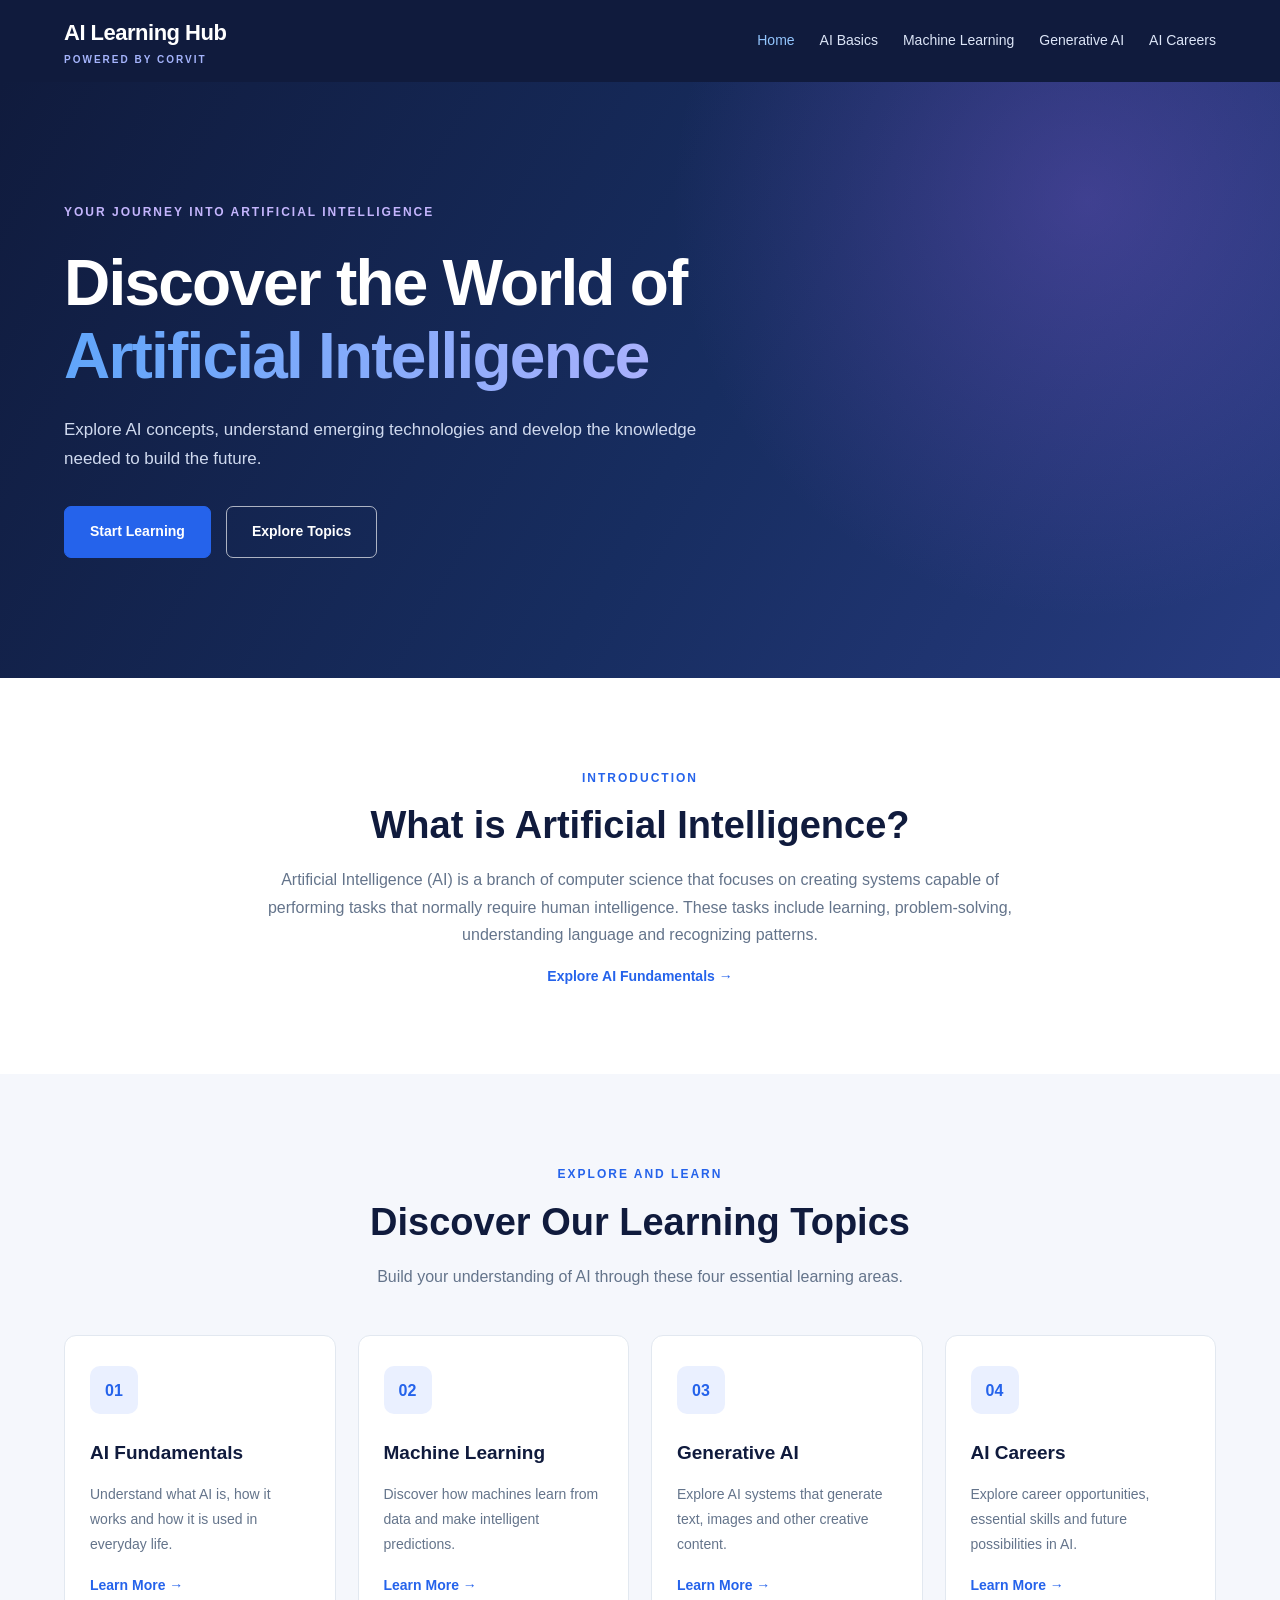
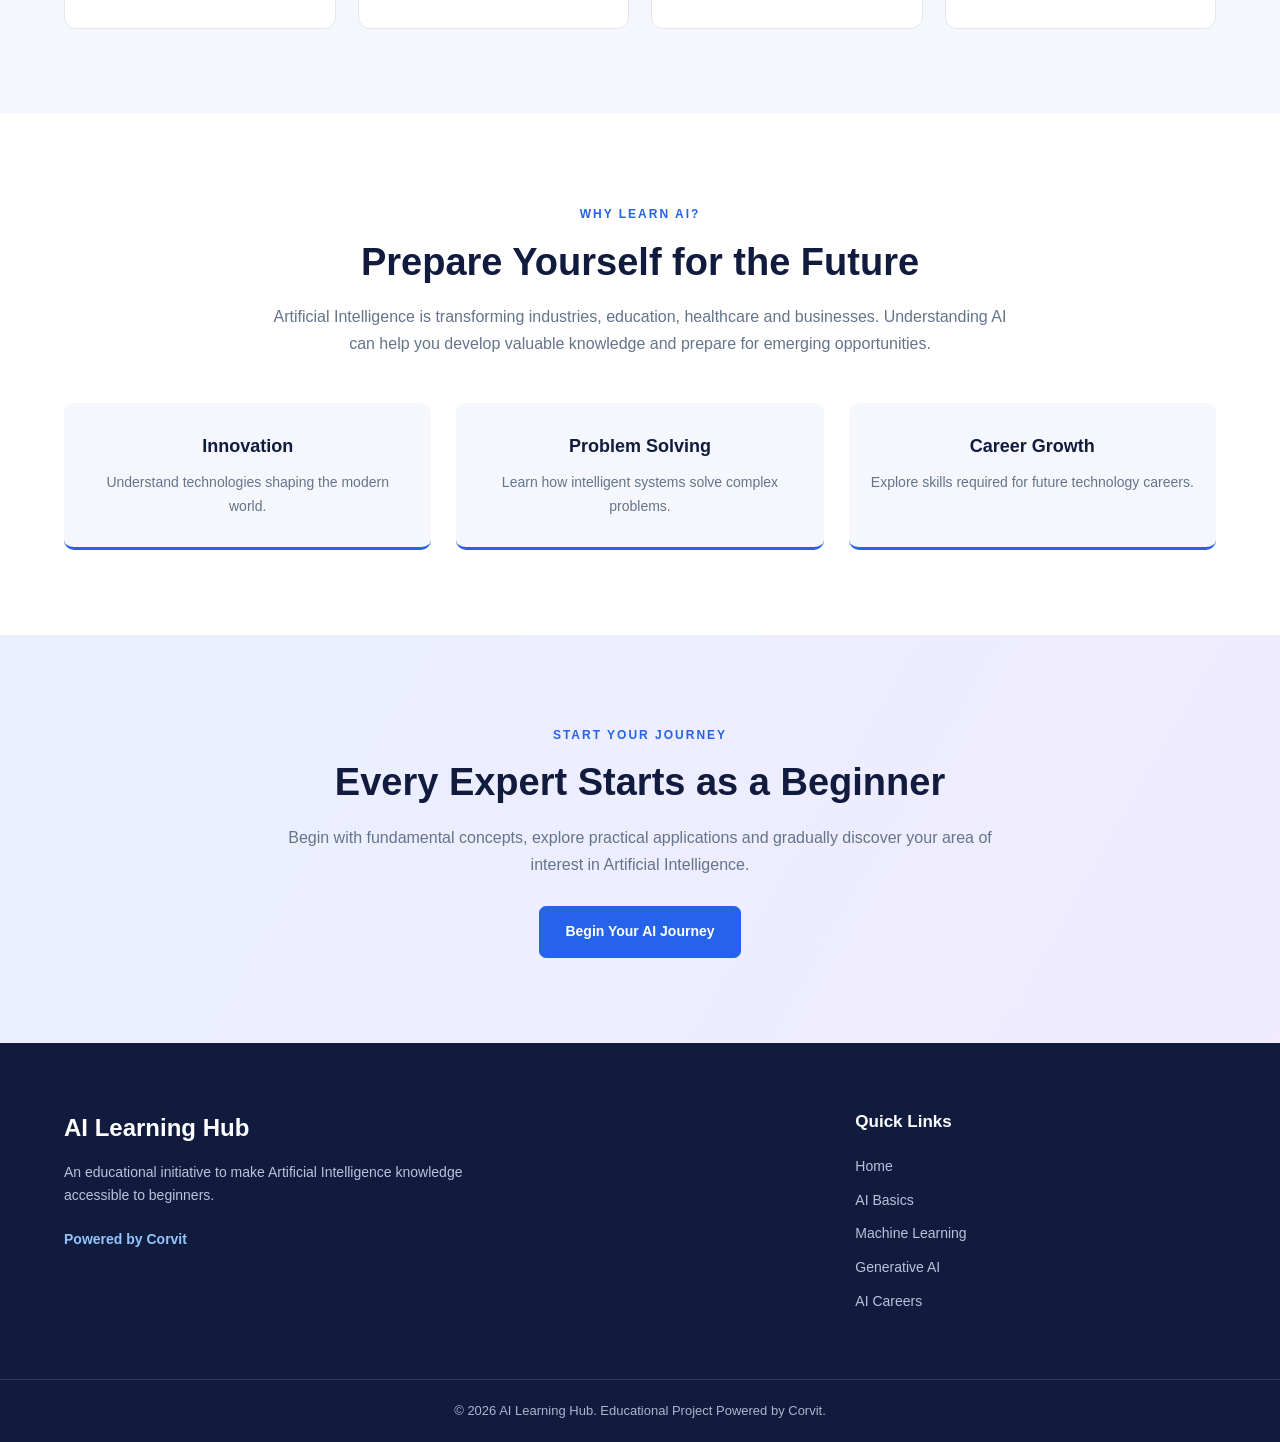
<file: index.html>
<!DOCTYPE html>
<html lang="en">

<head>
    <meta charset="UTF-8">
    <meta name="viewport" content="width=device-width, initial-scale=1.0">

    <meta name="description"
        content="Explore Artificial Intelligence, Machine Learning, Generative AI and future AI careers with AI Learning Hub.">

    <title>AI Learning Hub | Powered by Corvit</title>

    <link rel="stylesheet" href="css/style.css">
    <link rel="stylesheet" href="css/home.css">
</head>

<body>

    <!-- Header -->
    <header class="site-header">
        <div class="container navbar">

            <a href="index.html" class="brand">
                <span class="brand-name">AI Learning Hub</span>
                <span class="brand-tag">POWERED BY CORVIT</span>
            </a>

            <nav class="main-nav" aria-label="Main navigation">
                <a href="index.html" class="active">Home</a>
                <a href="pages/ai-basics.html">AI Basics</a>
                <a href="pages/machine-learning.html">Machine Learning</a>
                <a href="pages/generative-ai.html">Generative AI</a>
                <a href="pages/ai-careers.html">AI Careers</a>
            </nav>

        </div>
    </header>

    <!-- Main Content -->
    <main>

        <!-- Hero Section -->
        <section class="hero">
            <div class="container hero-content">

                <span class="hero-label">
                    YOUR JOURNEY INTO ARTIFICIAL INTELLIGENCE
                </span>

                <h1>
                    Discover the World of
                    <span>Artificial Intelligence</span>
                </h1>

                <p>
                    Explore AI concepts, understand emerging technologies
                    and develop the knowledge needed to build the future.
                </p>

                <div class="hero-buttons">
                    <a href="pages/ai-basics.html" class="btn btn-primary">
                        Start Learning
                    </a>

                    <a href="#learning-topics" class="btn btn-outline">
                        Explore Topics
                    </a>
                </div>

            </div>
        </section>

        <!-- Introduction Section -->
        <section class="introduction section-padding">
            <div class="container intro-content">

                <span class="section-label">INTRODUCTION</span>

                <h2>What is Artificial Intelligence?</h2>

                <p>
                    Artificial Intelligence (AI) is a branch of computer
                    science that focuses on creating systems capable of
                    performing tasks that normally require human intelligence.
                    These tasks include learning, problem-solving,
                    understanding language and recognizing patterns.
                </p>

                <a href="pages/ai-basics.html" class="text-link">
                    Explore AI Fundamentals &rarr;
                </a>

            </div>
        </section>

        <!-- Learning Topics -->
        <section class="learning-topics section-padding" id="learning-topics">

            <div class="container">

                <div class="section-heading">
                    <span class="section-label">EXPLORE AND LEARN</span>
                    <h2>Discover Our Learning Topics</h2>
                    <p>
                        Build your understanding of AI through
                        these four essential learning areas.
                    </p>
                </div>

                <div class="topic-grid">

                    <article class="topic-card">
                        <div class="topic-icon">01</div>
                        <h3>AI Fundamentals</h3>
                        <p>
                            Understand what AI is, how it works
                            and how it is used in everyday life.
                        </p>
                        <a href="pages/ai-basics.html" class="text-link">
                            Learn More &rarr;
                        </a>
                    </article>

                    <article class="topic-card">
                        <div class="topic-icon">02</div>
                        <h3>Machine Learning</h3>
                        <p>
                            Discover how machines learn from data
                            and make intelligent predictions.
                        </p>
                        <a href="pages/machine-learning.html" class="text-link">
                            Learn More &rarr;
                        </a>
                    </article>

                    <article class="topic-card">
                        <div class="topic-icon">03</div>
                        <h3>Generative AI</h3>
                        <p>
                            Explore AI systems that generate text,
                            images and other creative content.
                        </p>
                        <a href="pages/generative-ai.html" class="text-link">
                            Learn More &rarr;
                        </a>
                    </article>

                    <article class="topic-card">
                        <div class="topic-icon">04</div>
                        <h3>AI Careers</h3>
                        <p>
                            Explore career opportunities, essential
                            skills and future possibilities in AI.
                        </p>
                        <a href="pages/ai-careers.html" class="text-link">
                            Learn More &rarr;
                        </a>
                    </article>

                </div>

            </div>
        </section>

        <!-- Why Learn AI -->
        <section class="why-ai section-padding">
            <div class="container why-content">

                <span class="section-label">WHY LEARN AI?</span>

                <h2>Prepare Yourself for the Future</h2>

                <p>
                    Artificial Intelligence is transforming industries,
                    education, healthcare and businesses. Understanding
                    AI can help you develop valuable knowledge and prepare
                    for emerging opportunities.
                </p>

                <div class="benefits-grid">

                    <div class="benefit-item">
                        <h3>Innovation</h3>
                        <p>Understand technologies shaping the modern world.</p>
                    </div>

                    <div class="benefit-item">
                        <h3>Problem Solving</h3>
                        <p>Learn how intelligent systems solve complex problems.</p>
                    </div>

                    <div class="benefit-item">
                        <h3>Career Growth</h3>
                        <p>Explore skills required for future technology careers.</p>
                    </div>

                </div>

            </div>
        </section>

        <!-- Learning Journey -->
        <section class="learning-journey section-padding">
            <div class="container journey-content">

                <span class="section-label">START YOUR JOURNEY</span>

                <h2>Every Expert Starts as a Beginner</h2>

                <p>
                    Begin with fundamental concepts, explore practical
                    applications and gradually discover your area of interest
                    in Artificial Intelligence.
                </p>

                <a href="pages/ai-basics.html" class="btn btn-primary">
                    Begin Your AI Journey
                </a>

            </div>
        </section>

    </main>

    <!-- Footer -->
    <footer class="site-footer">

        <div class="container footer-content">

            <div class="footer-about">
                <h2>AI Learning Hub</h2>
                <p>
                    An educational initiative to make Artificial Intelligence
                    knowledge accessible to beginners.
                </p>
                <span class="corvit-brand">Powered by Corvit</span>
            </div>

            <div class="footer-links">
                <h3>Quick Links</h3>
                <a href="index.html">Home</a>
                <a href="pages/ai-basics.html">AI Basics</a>
                <a href="pages/machine-learning.html">Machine Learning</a>
                <a href="pages/generative-ai.html">Generative AI</a>
                <a href="pages/ai-careers.html">AI Careers</a>
            </div>

        </div>

        <div class="footer-bottom">
            <p>
                &copy; 2026 AI Learning Hub. Educational Project
                Powered by Corvit.
            </p>
        </div>

    </footer>

</body>
</html>
</file>
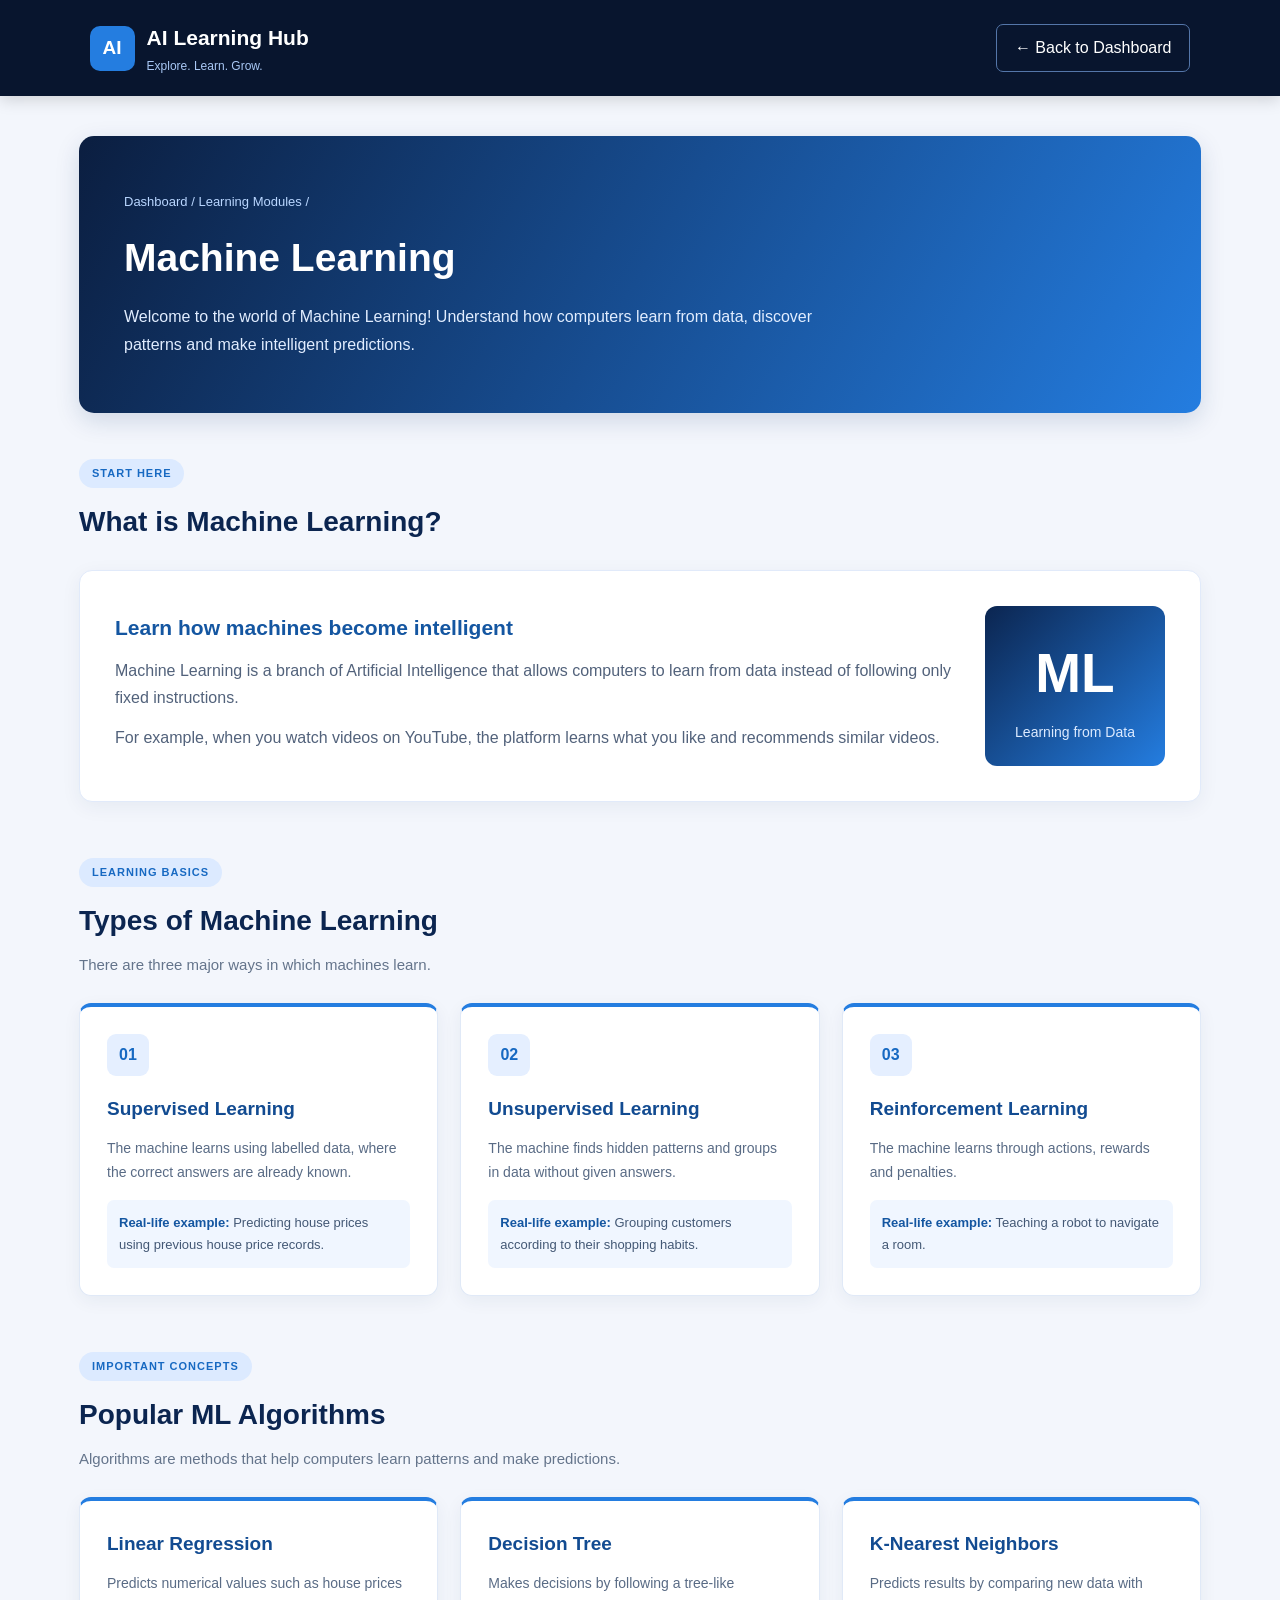
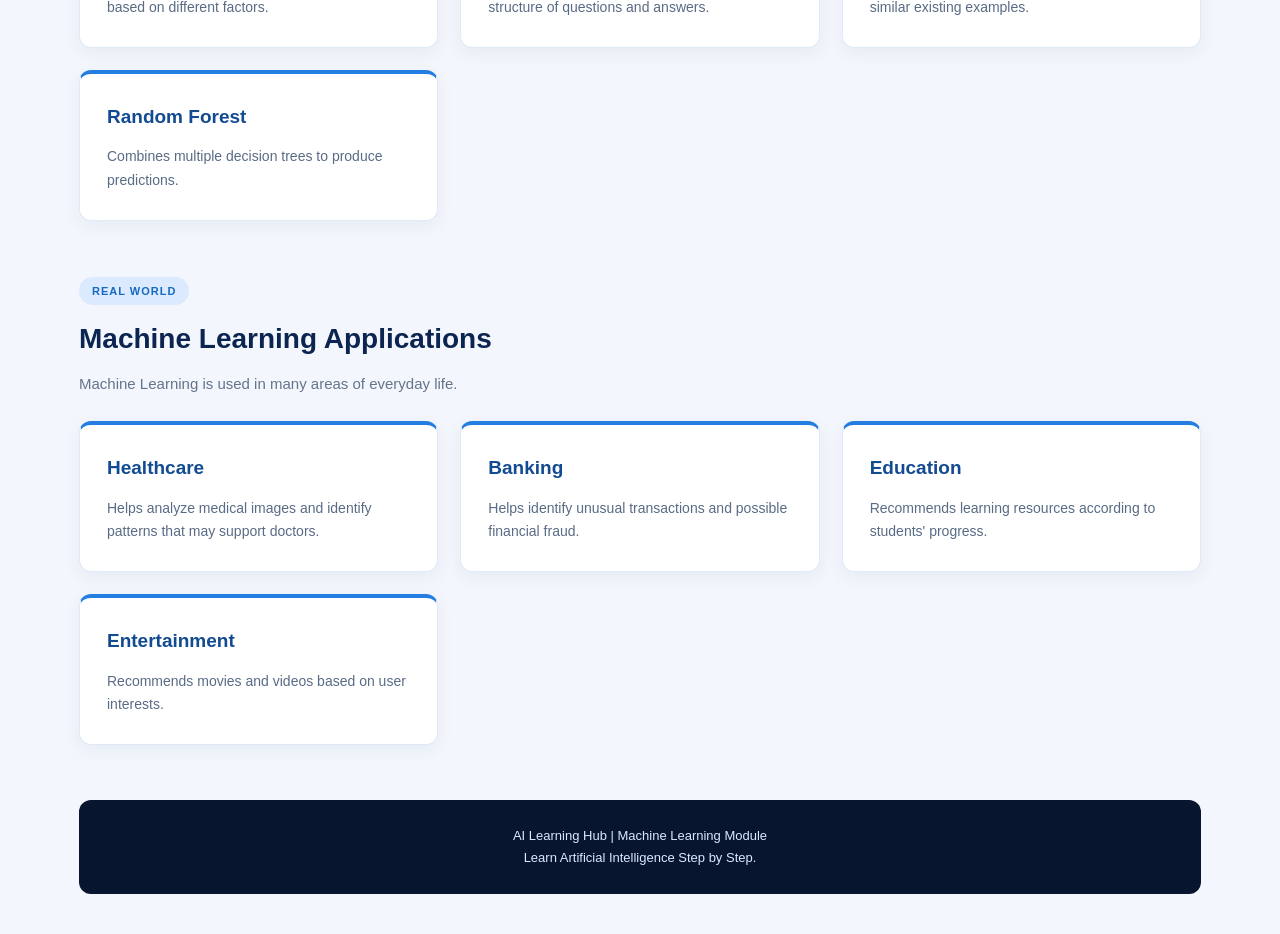
<file: AI_Learning_Hub/AI-/index.html>
<!DOCTYPE html>
<html lang="en">

<head>
    <meta charset="UTF-8">
    <meta name="viewport" content="width=device-width, initial-scale=1.0">

    <title>Machine Learning | AI Learning Hub</title>

    <link rel="stylesheet" href="css/style.css">
</head>

<body>

    <!-- Header -->
    <header class="top-header">
        <div class="brand">
            <span class="brand-icon">AI</span>
            <div>
                <h2>AI Learning Hub</h2>
                <p>Explore. Learn. Grow.</p>
            </div>
        </div>

        <a href="../index.html" class="back-btn">
            ← Back to Dashboard
        </a>
    </header>


    <!-- Main Content -->
    <main class="main-content">

        <!-- Page Heading -->
        <div class="page-heading">
            <p class="breadcrumb">Dashboard / Learning Modules /</p>

            <h1>Machine Learning</h1>

            <p>
                Welcome to the world of Machine Learning!
                Understand how computers learn from data,
                discover patterns and make intelligent predictions.
            </p>
        </div>


        <!-- Introduction -->
        <section class="content-section">

            <div class="section-heading">
                <span class="section-tag">START HERE</span>
                <h2>What is Machine Learning?</h2>
            </div>

            <div class="intro-box">

                <div class="intro-text">
                    <h3>Learn how machines become intelligent</h3>

                    <p>
                        Machine Learning is a branch of Artificial
                        Intelligence that allows computers to learn
                        from data instead of following only fixed
                        instructions.
                    </p>

                    <p>
                        For example, when you watch videos on YouTube,
                        the platform learns what you like and
                        recommends similar videos.
                    </p>
                </div>

                <div class="intro-highlight">
                    <h2>ML</h2>
                    <p>Learning from Data</p>
                </div>

            </div>

        </section>


        <!-- Learning Types -->
        <section class="content-section">

            <div class="section-heading">
                <span class="section-tag">LEARNING BASICS</span>
                <h2>Types of Machine Learning</h2>

                <p>
                    There are three major ways in which machines learn.
                </p>
            </div>

            <div class="cards">

                <div class="card">
                    <div class="card-icon">01</div>
                    <h3>Supervised Learning</h3>

                    <p>
                        The machine learns using labelled data,
                        where the correct answers are already known.
                    </p>

                    <div class="example">
                        <strong>Real-life example:</strong>
                        Predicting house prices using previous
                        house price records.
                    </div>
                </div>


                <div class="card">
                    <div class="card-icon">02</div>
                    <h3>Unsupervised Learning</h3>

                    <p>
                        The machine finds hidden patterns and
                        groups in data without given answers.
                    </p>

                    <div class="example">
                        <strong>Real-life example:</strong>
                        Grouping customers according to their
                        shopping habits.
                    </div>
                </div>


                <div class="card">
                    <div class="card-icon">03</div>
                    <h3>Reinforcement Learning</h3>

                    <p>
                        The machine learns through actions,
                        rewards and penalties.
                    </p>

                    <div class="example">
                        <strong>Real-life example:</strong>
                        Teaching a robot to navigate a room.
                    </div>
                </div>

            </div>

        </section>


        <!-- Algorithms -->
        <section class="content-section">

            <div class="section-heading">
                <span class="section-tag">IMPORTANT CONCEPTS</span>
                <h2>Popular ML Algorithms</h2>

                <p>
                    Algorithms are methods that help computers
                    learn patterns and make predictions.
                </p>
            </div>

            <div class="cards">

                <div class="card">
                    <h3>Linear Regression</h3>
                    <p>
                        Predicts numerical values such as house
                        prices based on different factors.
                    </p>
                </div>

                <div class="card">
                    <h3>Decision Tree</h3>
                    <p>
                        Makes decisions by following a tree-like
                        structure of questions and answers.
                    </p>
                </div>

                <div class="card">
                    <h3>K-Nearest Neighbors</h3>
                    <p>
                        Predicts results by comparing new data
                        with similar existing examples.
                    </p>
                </div>

                <div class="card">
                    <h3>Random Forest</h3>
                    <p>
                        Combines multiple decision trees to
                        produce predictions.
                    </p>
                </div>

            </div>

        </section>


        <!-- Applications -->
        <section class="content-section">

            <div class="section-heading">
                <span class="section-tag">REAL WORLD</span>
                <h2>Machine Learning Applications</h2>

                <p>
                    Machine Learning is used in many areas
                    of everyday life.
                </p>
            </div>

            <div class="cards">

                <div class="card">
                    <h3>Healthcare</h3>
                    <p>
                        Helps analyze medical images and identify
                        patterns that may support doctors.
                    </p>
                </div>

                <div class="card">
                    <h3>Banking</h3>
                    <p>
                        Helps identify unusual transactions
                        and possible financial fraud.
                    </p>
                </div>

                <div class="card">
                    <h3>Education</h3>
                    <p>
                        Recommends learning resources according
                        to students' progress.
                    </p>
                </div>

                <div class="card">
                    <h3>Entertainment</h3>
                    <p>
                        Recommends movies and videos based
                        on user interests.
                    </p>
                </div>

            </div>

        </section>


        <!-- Footer -->
        <footer>
            <p>AI Learning Hub | Machine Learning Module</p>
            <p>Learn Artificial Intelligence Step by Step.</p>
        </footer>

    </main>

</body>
</html>
</file>
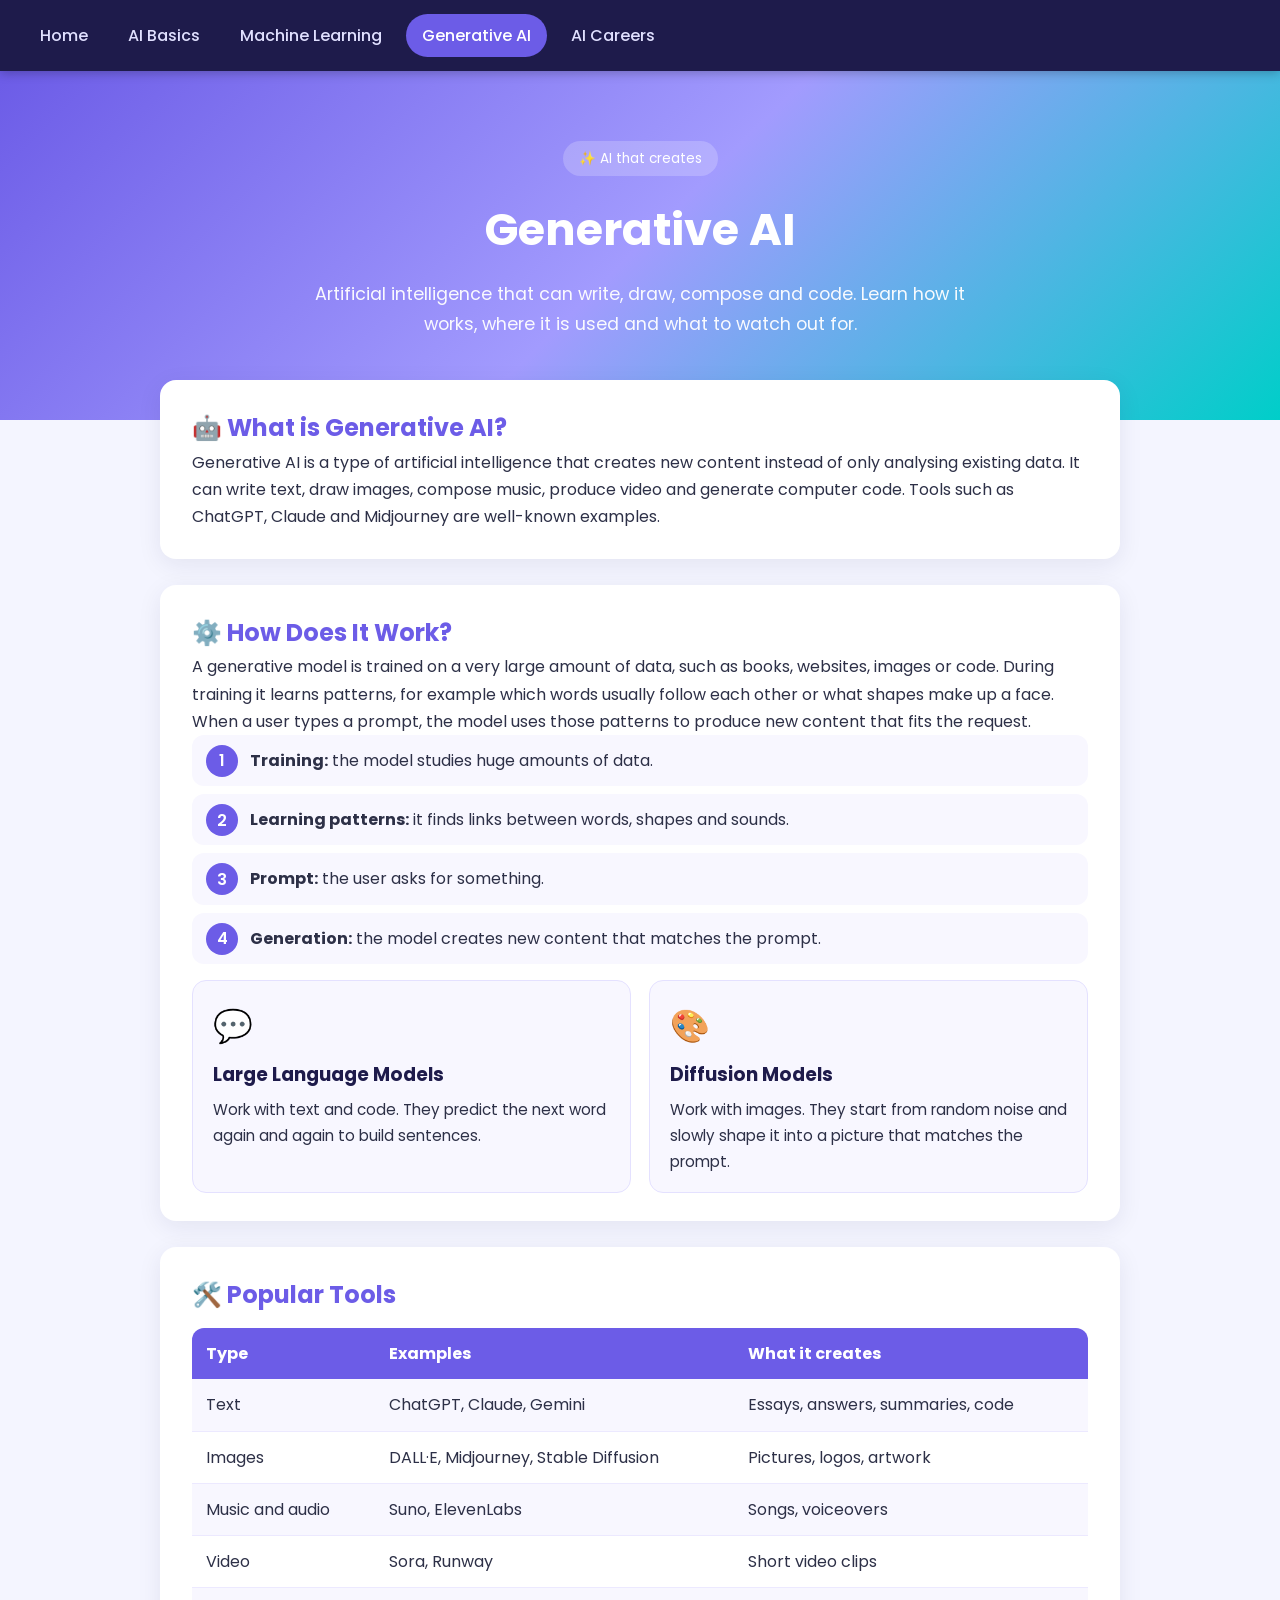
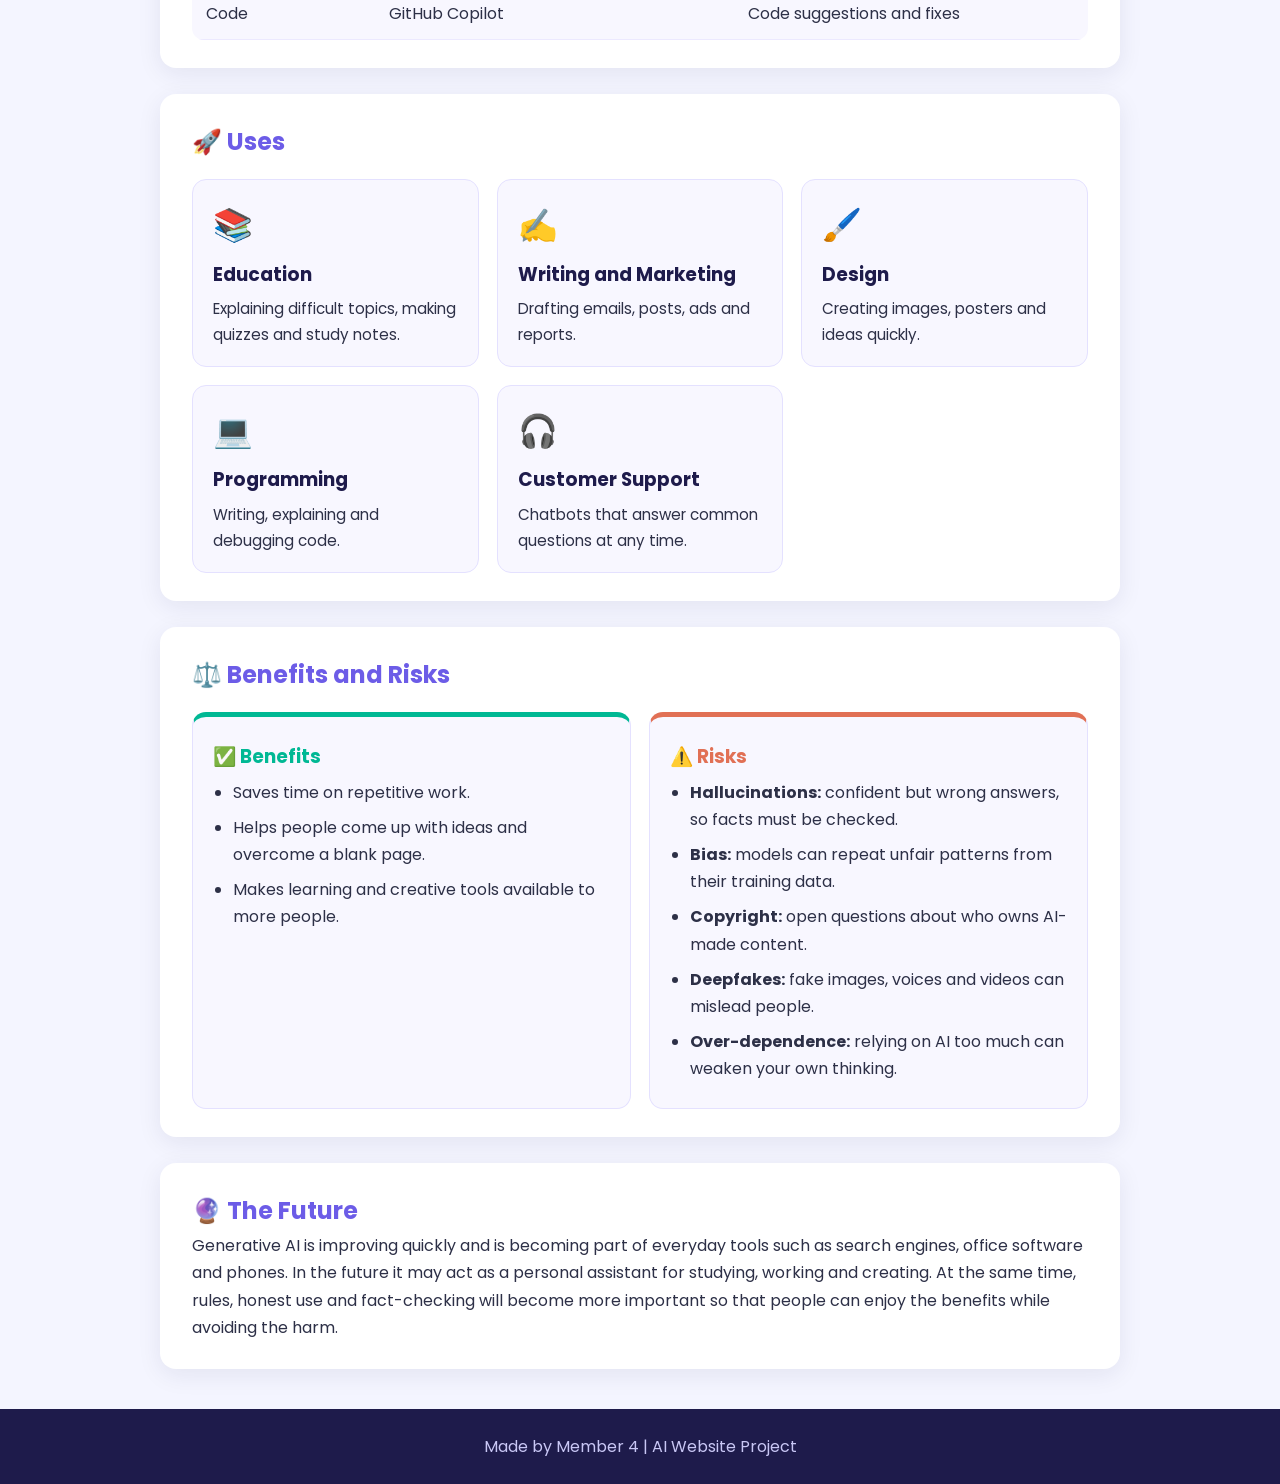
<file: generative-ai.html>
<!DOCTYPE html>
<html lang="en">
<head>
  <meta charset="UTF-8">
  <meta name="viewport" content="width=device-width, initial-scale=1.0">
  <title>Generative AI</title>
  <link rel="preconnect" href="https://fonts.googleapis.com">
  <link href="https://fonts.googleapis.com/css2?family=Poppins:wght@400;500;600;700&display=swap" rel="stylesheet">
  <link rel="stylesheet" href="css/style.css">
  <style>
    :root {
      --primary: #6c5ce7;
      --secondary: #00cec9;
      --dark: #1e1b4b;
      --text: #2d3047;
      --bg: #f4f5ff;
      --card: #ffffff;
    }
    * { box-sizing: border-box; }
    body {
      margin: 0;
      font-family: 'Poppins', Arial, sans-serif;
      line-height: 1.7;
      color: var(--text);
      background: var(--bg);
    }

    /* Navbar */
    nav {
      position: sticky; top: 0; z-index: 10;
      background: var(--dark);
      padding: 14px 24px;
      display: flex; flex-wrap: wrap; gap: 8px;
      box-shadow: 0 2px 10px rgba(0,0,0,0.25);
    }
    nav a {
      color: #e0e0ff; text-decoration: none; font-weight: 500;
      padding: 8px 16px; border-radius: 999px; transition: 0.25s;
    }
    nav a:hover { background: rgba(255,255,255,0.12); color: #fff; }
    nav a.active { background: var(--primary); color: #fff; }

    /* Hero */
    .hero {
      background: linear-gradient(135deg, #6c5ce7 0%, #a29bfe 50%, #00cec9 100%);
      color: #fff; text-align: center; padding: 70px 20px 80px;
    }
    .hero h1 { margin: 0 0 12px; font-size: 2.8rem; font-weight: 700; }
    .hero p { margin: 0 auto; max-width: 650px; font-size: 1.1rem; opacity: 0.95; }
    .badge {
      display: inline-block; background: rgba(255,255,255,0.2);
      padding: 6px 16px; border-radius: 999px; font-size: 0.85rem; margin-bottom: 16px;
    }

    /* Layout */
    main { max-width: 1000px; margin: -40px auto 40px; padding: 0 20px; }
    section {
      background: var(--card); padding: 28px 32px; margin-bottom: 26px;
      border-radius: 16px; box-shadow: 0 6px 24px rgba(30,27,75,0.08);
    }
    h2 { margin-top: 0; color: var(--primary); font-size: 1.5rem; }
    h3 { margin-bottom: 8px; }
    ul { padding-left: 20px; }
    li { margin-bottom: 8px; }

    /* Model cards */
    .grid { display: grid; grid-template-columns: repeat(auto-fit, minmax(240px, 1fr)); gap: 18px; margin-top: 16px; }
    .card {
      background: #f8f7ff; border: 1px solid #e4e1ff; border-radius: 14px;
      padding: 18px 20px; transition: 0.25s;
    }
    .card:hover { transform: translateY(-5px); box-shadow: 0 10px 22px rgba(108,92,231,0.18); }
    .card .icon { font-size: 2rem; }
    .card h3 { margin: 6px 0; color: var(--dark); }
    .card p { margin: 0; font-size: 0.95rem; }

    /* Benefits and risks */
    .good { border-top: 5px solid #00b894; }
    .bad { border-top: 5px solid #e17055; }
    .good h3 { color: #00b894; }
    .bad h3 { color: #e17055; }

    /* Steps */
    .steps { counter-reset: step; list-style: none; padding: 0; }
    .steps li {
      counter-increment: step; position: relative;
      padding: 12px 16px 12px 58px; background: #f8f7ff; border-radius: 12px;
    }
    .steps li::before {
      content: counter(step); position: absolute; left: 14px; top: 10px;
      width: 32px; height: 32px; border-radius: 50%;
      background: var(--primary); color: #fff; font-weight: 600;
      display: flex; align-items: center; justify-content: center;
    }

    /* Table */
    .table-wrap { overflow-x: auto; }
    table { width: 100%; border-collapse: collapse; margin-top: 12px; border-radius: 12px; overflow: hidden; }
    th { background: var(--primary); color: #fff; text-align: left; padding: 12px 14px; }
    td { padding: 12px 14px; border-bottom: 1px solid #ece9ff; }
    tr:nth-child(even) td { background: #f8f7ff; }
    tr:hover td { background: #eeebff; }

    /* Footer */
    footer {
      background: var(--dark); color: #c9c7f5; text-align: center; padding: 24px 20px;
    }
    footer p { margin: 0; }

    @media (max-width: 600px) {
      .hero h1 { font-size: 2rem; }
      section { padding: 22px 18px; }
    }
  </style>
</head>
<body>

  <nav>
    <a href="index.html">Home</a>
    <a href="ai-basics.html">AI Basics</a>
    <a href="machine-learning.html">Machine Learning</a>
    <a href="generative-ai.html" class="active">Generative AI</a>
    <a href="ai-careers.html">AI Careers</a>
  </nav>

  <header class="hero">
    <span class="badge">✨ AI that creates</span>
    <h1>Generative AI</h1>
    <p>Artificial intelligence that can write, draw, compose and code. Learn how it works, where it is used and what to watch out for.</p>
  </header>

  <main>

    <section>
      <h2>🤖 What is Generative AI?</h2>
      <p>
        Generative AI is a type of artificial intelligence that creates new content
        instead of only analysing existing data. It can write text, draw images,
        compose music, produce video and generate computer code. Tools such as
        ChatGPT, Claude and Midjourney are well-known examples.
      </p>
    </section>

    <section>
      <h2>⚙️ How Does It Work?</h2>
      <p>
        A generative model is trained on a very large amount of data, such as books,
        websites, images or code. During training it learns patterns, for example
        which words usually follow each other or what shapes make up a face. When a
        user types a prompt, the model uses those patterns to produce new content
        that fits the request.
      </p>

      <ol class="steps">
        <li><strong>Training:</strong> the model studies huge amounts of data.</li>
        <li><strong>Learning patterns:</strong> it finds links between words, shapes and sounds.</li>
        <li><strong>Prompt:</strong> the user asks for something.</li>
        <li><strong>Generation:</strong> the model creates new content that matches the prompt.</li>
      </ol>

      <div class="grid">
        <div class="card">
          <div class="icon">💬</div>
          <h3>Large Language Models</h3>
          <p>Work with text and code. They predict the next word again and again to build sentences.</p>
        </div>
        <div class="card">
          <div class="icon">🎨</div>
          <h3>Diffusion Models</h3>
          <p>Work with images. They start from random noise and slowly shape it into a picture that matches the prompt.</p>
        </div>
      </div>
    </section>

    <section>
      <h2>🛠️ Popular Tools</h2>
      <div class="table-wrap">
        <table>
          <tr>
            <th>Type</th>
            <th>Examples</th>
            <th>What it creates</th>
          </tr>
          <tr>
            <td>Text</td>
            <td>ChatGPT, Claude, Gemini</td>
            <td>Essays, answers, summaries, code</td>
          </tr>
          <tr>
            <td>Images</td>
            <td>DALL·E, Midjourney, Stable Diffusion</td>
            <td>Pictures, logos, artwork</td>
          </tr>
          <tr>
            <td>Music and audio</td>
            <td>Suno, ElevenLabs</td>
            <td>Songs, voiceovers</td>
          </tr>
          <tr>
            <td>Video</td>
            <td>Sora, Runway</td>
            <td>Short video clips</td>
          </tr>
          <tr>
            <td>Code</td>
            <td>GitHub Copilot</td>
            <td>Code suggestions and fixes</td>
          </tr>
        </table>
      </div>
    </section>

    <section>
      <h2>🚀 Uses</h2>
      <div class="grid">
        <div class="card">
          <div class="icon">📚</div>
          <h3>Education</h3>
          <p>Explaining difficult topics, making quizzes and study notes.</p>
        </div>
        <div class="card">
          <div class="icon">✍️</div>
          <h3>Writing and Marketing</h3>
          <p>Drafting emails, posts, ads and reports.</p>
        </div>
        <div class="card">
          <div class="icon">🖌️</div>
          <h3>Design</h3>
          <p>Creating images, posters and ideas quickly.</p>
        </div>
        <div class="card">
          <div class="icon">💻</div>
          <h3>Programming</h3>
          <p>Writing, explaining and debugging code.</p>
        </div>
        <div class="card">
          <div class="icon">🎧</div>
          <h3>Customer Support</h3>
          <p>Chatbots that answer common questions at any time.</p>
        </div>
      </div>
    </section>

    <section>
      <h2>⚖️ Benefits and Risks</h2>
      <div class="grid">
        <div class="card good">
          <h3>✅ Benefits</h3>
          <ul>
            <li>Saves time on repetitive work.</li>
            <li>Helps people come up with ideas and overcome a blank page.</li>
            <li>Makes learning and creative tools available to more people.</li>
          </ul>
        </div>
        <div class="card bad">
          <h3>⚠️ Risks</h3>
          <ul>
            <li><strong>Hallucinations:</strong> confident but wrong answers, so facts must be checked.</li>
            <li><strong>Bias:</strong> models can repeat unfair patterns from their training data.</li>
            <li><strong>Copyright:</strong> open questions about who owns AI-made content.</li>
            <li><strong>Deepfakes:</strong> fake images, voices and videos can mislead people.</li>
            <li><strong>Over-dependence:</strong> relying on AI too much can weaken your own thinking.</li>
          </ul>
        </div>
      </div>
    </section>

    <section>
      <h2>🔮 The Future</h2>
      <p>
        Generative AI is improving quickly and is becoming part of everyday tools
        such as search engines, office software and phones. In the future it may act
        as a personal assistant for studying, working and creating. At the same time,
        rules, honest use and fact-checking will become more important so that people
        can enjoy the benefits while avoiding the harm.
      </p>
    </section>

  </main>

  <footer>
    <p>Made by Member 4 | AI Website Project</p>
  </footer>

</body>
</html>
</file>
<file: css/style.css>
/* =========================================
   AI LEARNING HUB
   Common Website Styles
   Powered by Corvit
========================================= */

/* 1. CSS Variables */
:root {
    --navy: #101B3D;
    --navy-light: #192951;
    --blue: #2563EB;
    --blue-dark: #1D4ED8;
    --purple: #805AD5;
    --background: #F5F7FC;
    --white: #FFFFFF;
    --text: #172033;
    --text-light: #64748B;
    --border: #E2E8F0;

    --container-width: 1180px;
    --section-space: 85px;
}

/* 2. Reset */
* {
    margin: 0;
    padding: 0;
    box-sizing: border-box;
}

html {
    scroll-behavior: smooth;
}

body {
    font-family: Arial, Helvetica, sans-serif;
    background-color: var(--background);
    color: var(--text);
    line-height: 1.7;
    font-size: 16px;
}

a {
    text-decoration: none;
    color: inherit;
}

button,
input {
    font: inherit;
}

img {
    max-width: 100%;
    display: block;
}

/* 3. Reusable Container */
.container {
    width: min(90%, var(--container-width));
    margin: 0 auto;
}

/* 4. Header and Navigation */
.site-header {
    background-color: var(--navy);
    color: var(--white);
    position: relative;
    z-index: 10;
}

.navbar {
    min-height: 82px;
    display: flex;
    align-items: center;
    justify-content: space-between;
    gap: 30px;
}

.brand {
    display: flex;
    flex-direction: column;
    flex-shrink: 0;
}

.brand-name {
    font-size: 22px;
    font-weight: 700;
    letter-spacing: -0.5px;
}

.brand-tag {
    font-size: 10px;
    color: #A5B4FC;
    letter-spacing: 2px;
    font-weight: 700;
}

.main-nav {
    display: flex;
    align-items: center;
    gap: 25px;
}

.main-nav a {
    color: #DCE5F7;
    font-size: 14px;
    font-weight: 500;
    transition: color 0.3s ease;
}

.main-nav a:hover,
.main-nav a.active {
    color: #93C5FD;
}

/* 5. Buttons */
.btn {
    display: inline-flex;
    align-items: center;
    justify-content: center;
    padding: 13px 25px;
    border-radius: 7px;
    font-weight: 600;
    font-size: 14px;
    transition: all 0.3s ease;
    cursor: pointer;
}

.btn-primary {
    background-color: var(--blue);
    color: var(--white);
    border: 1px solid var(--blue);
}

.btn-primary:hover {
    background-color: var(--blue-dark);
    transform: translateY(-2px);
}

.btn-outline {
    border: 1px solid rgba(255, 255, 255, 0.65);
    color: var(--white);
}

.btn-outline:hover {
    background-color: var(--white);
    color: var(--navy);
}

/* 6. Common Section Styles */
.section-padding {
    padding: var(--section-space) 0;
}

.section-label {
    display: inline-block;
    color: var(--blue);
    font-size: 12px;
    font-weight: 700;
    letter-spacing: 2px;
    margin-bottom: 14px;
}

.section-heading {
    text-align: center;
    max-width: 700px;
    margin: 0 auto 45px;
}

.section-heading h2,
.intro-content h2,
.why-content h2,
.journey-content h2 {
    color: var(--navy);
    font-size: clamp(28px, 4vw, 38px);
    line-height: 1.25;
    margin-bottom: 17px;
}

.section-heading p,
.intro-content p,
.why-content > p,
.journey-content > p {
    color: var(--text-light);
    max-width: 760px;
}

/* 7. Text Links */
.text-link {
    display: inline-block;
    color: var(--blue);
    font-weight: 700;
    font-size: 14px;
    margin-top: 17px;
    transition: color 0.3s ease;
}

.text-link:hover {
    color: var(--purple);
}

/* 8. Footer */
.site-footer {
    background-color: var(--navy);
    color: var(--white);
}

.footer-content {
    display: grid;
    grid-template-columns: 2fr 1fr;
    gap: 70px;
    padding: 65px 0;
}

.footer-about h2 {
    font-size: 24px;
    margin-bottom: 12px;
}

.footer-about p {
    color: #B8C4DC;
    max-width: 440px;
    font-size: 14px;
}

.corvit-brand {
    display: inline-block;
    margin-top: 20px;
    color: #93C5FD;
    font-weight: 700;
    font-size: 14px;
}

.footer-links {
    display: flex;
    flex-direction: column;
    align-items: flex-start;
    gap: 10px;
}

.footer-links h3 {
    font-size: 17px;
    margin-bottom: 8px;
}

.footer-links a {
    color: #B8C4DC;
    font-size: 14px;
    transition: color 0.3s ease;
}

.footer-links a:hover {
    color: var(--white);
}

.footer-bottom {
    border-top: 1px solid rgba(255, 255, 255, 0.12);
    text-align: center;
    padding: 20px;
}

.footer-bottom p {
    color: #AAB7D0;
    font-size: 13px;
}

/* 9. Responsive Navigation and Layout */
@media (max-width: 900px) {
    .navbar {
        flex-direction: column;
        justify-content: center;
        padding: 18px 0;
    }

    .main-nav {
        flex-wrap: wrap;
        justify-content: center;
        gap: 12px 20px;
    }

    .footer-content {
        gap: 35px;
    }
}

@media (max-width: 600px) {
    :root {
        --section-space: 60px;
    }

    .main-nav {
        gap: 10px 15px;
    }

    .main-nav a {
        font-size: 12px;
    }

    .footer-content {
        grid-template-columns: 1fr;
        gap: 30px;
    }

    .btn {
        padding: 12px 18px;
    }
}
</file>
<file: css/home.css>
/* =========================================
   AI LEARNING HUB
   Homepage Specific Styles
========================================= */

/* 1. Hero Section */
.hero {
    background:
        radial-gradient(circle at 85% 20%, rgba(128, 90, 213, 0.35), transparent 35%),
        linear-gradient(120deg, #101B3D 0%, #172D60 55%, #273B80 100%);
    color: var(--white);
    padding: 115px 0 120px;
    overflow: hidden;
    position: relative;
}

.hero-content {
    max-width: 1180px;
}

.hero-label {
    display: inline-block;
    color: #C4B5FD;
    font-size: 12px;
    font-weight: 700;
    letter-spacing: 2px;
    margin-bottom: 25px;
}

.hero h1 {
    max-width: 800px;
    font-size: clamp(38px, 6vw, 64px);
    line-height: 1.13;
    letter-spacing: -1.8px;
    margin-bottom: 24px;
}

.hero h1 span {
    display: block;
    background: linear-gradient(90deg, #60A5FA, #C4B5FD);
    background-clip: text;
    -webkit-background-clip: text;
    color: transparent;
}

.hero-content > p {
    color: #D0DAEF;
    font-size: 17px;
    max-width: 650px;
    margin-bottom: 32px;
}

.hero-buttons {
    display: flex;
    flex-wrap: wrap;
    gap: 15px;
}

/* 2. Introduction */
.introduction {
    background-color: var(--white);
}

.intro-content {
    max-width: 850px;
    text-align: center;
}

.intro-content p {
    margin: 0 auto;
    font-size: 16px;
}

/* 3. Learning Topics */
.learning-topics {
    background-color: var(--background);
}

.topic-grid {
    display: grid;
    grid-template-columns: repeat(4, minmax(0, 1fr));
    gap: 22px;
}

.topic-card {
    background-color: var(--white);
    padding: 30px 25px;
    border: 1px solid var(--border);
    border-radius: 12px;
    transition: transform 0.3s ease, box-shadow 0.3s ease;
}

.topic-card:hover {
    transform: translateY(-7px);
    box-shadow: 0 15px 35px rgba(16, 27, 61, 0.09);
}

.topic-icon {
    width: 48px;
    height: 48px;
    display: flex;
    align-items: center;
    justify-content: center;
    background-color: #EAF0FF;
    color: var(--blue);
    border-radius: 10px;
    font-size: 16px;
    font-weight: 700;
    margin-bottom: 23px;
}

.topic-card h3 {
    color: var(--navy);
    font-size: 19px;
    margin-bottom: 12px;
}

.topic-card p {
    color: var(--text-light);
    font-size: 14px;
    line-height: 1.8;
}

/* 4. Why Learn AI */
.why-ai {
    background-color: var(--white);
}

.why-content {
    text-align: center;
}

.why-content > p {
    margin: 0 auto;
}

.benefits-grid {
    display: grid;
    grid-template-columns: repeat(3, minmax(0, 1fr));
    gap: 25px;
    margin-top: 45px;
}

.benefit-item {
    padding: 28px 22px;
    background-color: #F5F7FC;
    border-radius: 10px;
    border-bottom: 3px solid var(--blue);
}

.benefit-item h3 {
    color: var(--navy);
    font-size: 18px;
    margin-bottom: 10px;
}

.benefit-item p {
    color: var(--text-light);
    font-size: 14px;
}

/* 5. Learning Journey */
.learning-journey {
    background:
        linear-gradient(120deg, #EAF0FF, #F0EBFF);
}

.journey-content {
    text-align: center;
    max-width: 800px;
}

.journey-content > p {
    margin: 0 auto 28px;
}

/* 6. Tablet Responsive */
@media (max-width: 1000px) {
    .topic-grid {
        grid-template-columns: repeat(2, minmax(0, 1fr));
    }

    .hero {
        padding: 95px 0;
    }
}

/* 7. Mobile Responsive */
@media (max-width: 600px) {
    .hero {
        padding: 75px 0;
    }

    .hero h1 {
        letter-spacing: -1px;
    }

    .hero-content > p {
        font-size: 15px;
    }

    .hero-buttons {
        flex-direction: column;
        align-items: stretch;
    }

    .topic-grid,
    .benefits-grid {
        grid-template-columns: 1fr;
    }

    .topic-card {
        padding: 25px;
    }

    .section-heading {
        margin-bottom: 30px;
    }
}
</file>
<file: AI_Learning_Hub/AI-/css/style.css>
/* ===== GENERAL SETTINGS ===== */

* {
    margin: 0;
    padding: 0;
    box-sizing: border-box;
}

html {
    scroll-behavior: smooth;
}

body {
    font-family: 'Segoe UI', Arial, sans-serif;
    background: #f3f6fc;
    color: #253653;
    line-height: 1.7;
}


/* ===== TOP HEADER ===== */

.top-header {
    background: #08152e;
    color: white;
    padding: 20px 7%;
    display: flex;
    justify-content: space-between;
    align-items: center;
    flex-wrap: wrap;
    gap: 15px;
    box-shadow: 0 4px 15px rgba(0, 0, 0, 0.15);
}

.brand {
    display: flex;
    align-items: center;
    gap: 12px;
}

.brand-icon {
    background: #247de0;
    color: white;
    width: 45px;
    height: 45px;
    border-radius: 10px;
    display: flex;
    justify-content: center;
    align-items: center;
    font-size: 19px;
    font-weight: bold;
}

.brand h2 {
    font-size: 21px;
}

.brand p {
    color: #a9c8f5;
    font-size: 12px;
}

.back-btn {
    color: #ffffff;
    text-decoration: none;
    border: 1px solid #5476a9;
    padding: 9px 18px;
    border-radius: 7px;
    transition: 0.3s;
}

.back-btn:hover {
    background: #247de0;
    border-color: #247de0;
}


/* ===== MAIN CONTENT ===== */

.main-content {
    max-width: 1250px;
    margin: auto;
    padding: 40px 5%;
}


/* ===== PAGE HEADING ===== */

.page-heading {
    background: linear-gradient(120deg, #0b1e40, #174d91, #247de0);
    color: white;
    padding: 55px 45px;
    border-radius: 15px;
    margin-bottom: 45px;
    box-shadow: 0 8px 25px rgba(13, 49, 99, 0.15);
}

.breadcrumb {
    color: #b9d6ff;
    font-size: 13px;
    margin-bottom: 12px;
}

.page-heading h1 {
    font-size: 39px;
    margin-bottom: 12px;
}

.page-heading > p:last-child {
    max-width: 750px;
    color: #e1edff;
    font-size: 16px;
}


/* ===== CONTENT SECTIONS ===== */

.content-section {
    margin-bottom: 55px;
}

.section-heading {
    margin-bottom: 25px;
}

.section-tag {
    display: inline-block;
    color: #1769c2;
    background: #dceaff;
    padding: 5px 13px;
    border-radius: 20px;
    font-size: 11px;
    font-weight: bold;
    letter-spacing: 1px;
    margin-bottom: 10px;
}

.section-heading h2 {
    color: #0b2550;
    font-size: 28px;
    margin-bottom: 8px;
}

.section-heading p {
    color: #64748b;
    font-size: 15px;
}


/* ===== INTRODUCTION BOX ===== */

.intro-box {
    display: flex;
    justify-content: space-between;
    align-items: center;
    gap: 30px;
    background: white;
    padding: 35px;
    border-radius: 13px;
    border: 1px solid #e1eafa;
    box-shadow: 0 5px 20px rgba(15, 45, 90, 0.06);
}

.intro-text {
    flex: 1;
}

.intro-text h3 {
    color: #1456a1;
    font-size: 21px;
    margin-bottom: 12px;
}

.intro-text p {
    color: #52627b;
    margin-bottom: 12px;
}

.intro-highlight {
    background: linear-gradient(135deg, #0b2550, #247de0);
    color: white;
    min-width: 180px;
    min-height: 160px;
    border-radius: 12px;
    display: flex;
    flex-direction: column;
    justify-content: center;
    align-items: center;
}

.intro-highlight h2 {
    font-size: 55px;
}

.intro-highlight p {
    color: #dceaff;
    font-size: 14px;
}


/* ===== CARDS ===== */

.cards {
    display: grid;
    grid-template-columns: repeat(3, 1fr);
    gap: 22px;
}

.card {
    background: white;
    padding: 27px;
    border-radius: 12px;
    border: 1px solid #e0e9f7;
    border-top: 4px solid #247de0;
    box-shadow: 0 5px 18px rgba(15, 45, 90, 0.06);
    transition: 0.3s ease;
}

.card:hover {
    transform: translateY(-6px);
    box-shadow: 0 12px 25px rgba(15, 45, 90, 0.13);
}

.card-icon {
    background: #e5efff;
    color: #1769c2;
    width: 42px;
    height: 42px;
    border-radius: 9px;
    display: flex;
    justify-content: center;
    align-items: center;
    font-weight: bold;
    margin-bottom: 17px;
}

.card h3 {
    color: #124b91;
    font-size: 19px;
    margin-bottom: 12px;
}

.card p {
    color: #596b85;
    font-size: 14px;
}

.example {
    background: #f0f6ff;
    color: #435875;
    padding: 12px;
    border-radius: 7px;
    margin-top: 15px;
    font-size: 13px;
}

.example strong {
    color: #1456a1;
}


/* ===== FOOTER ===== */

footer {
    background: #08152e;
    color: #dce8ff;
    text-align: center;
    padding: 25px;
    border-radius: 12px;
    margin-top: 25px;
}

footer p {
    font-size: 13px;
}


/* ===== RESPONSIVE DESIGN ===== */

@media (max-width: 900px) {

    .cards {
        grid-template-columns: repeat(2, 1fr);
    }

}

@media (max-width: 600px) {

    .top-header {
        flex-direction: column;
        align-items: flex-start;
    }

    .main-content {
        padding: 25px 4%;
    }

    .page-heading {
        padding: 35px 22px;
    }

    .page-heading h1 {
        font-size: 29px;
    }

    .intro-box {
        flex-direction: column;
        align-items: stretch;
        padding: 23px;
    }

    .intro-highlight {
        min-height: 130px;
    }

    .cards {
        grid-template-columns: 1fr;
    }

    .section-heading h2 {
        font-size: 24px;
    }

}
</file>
